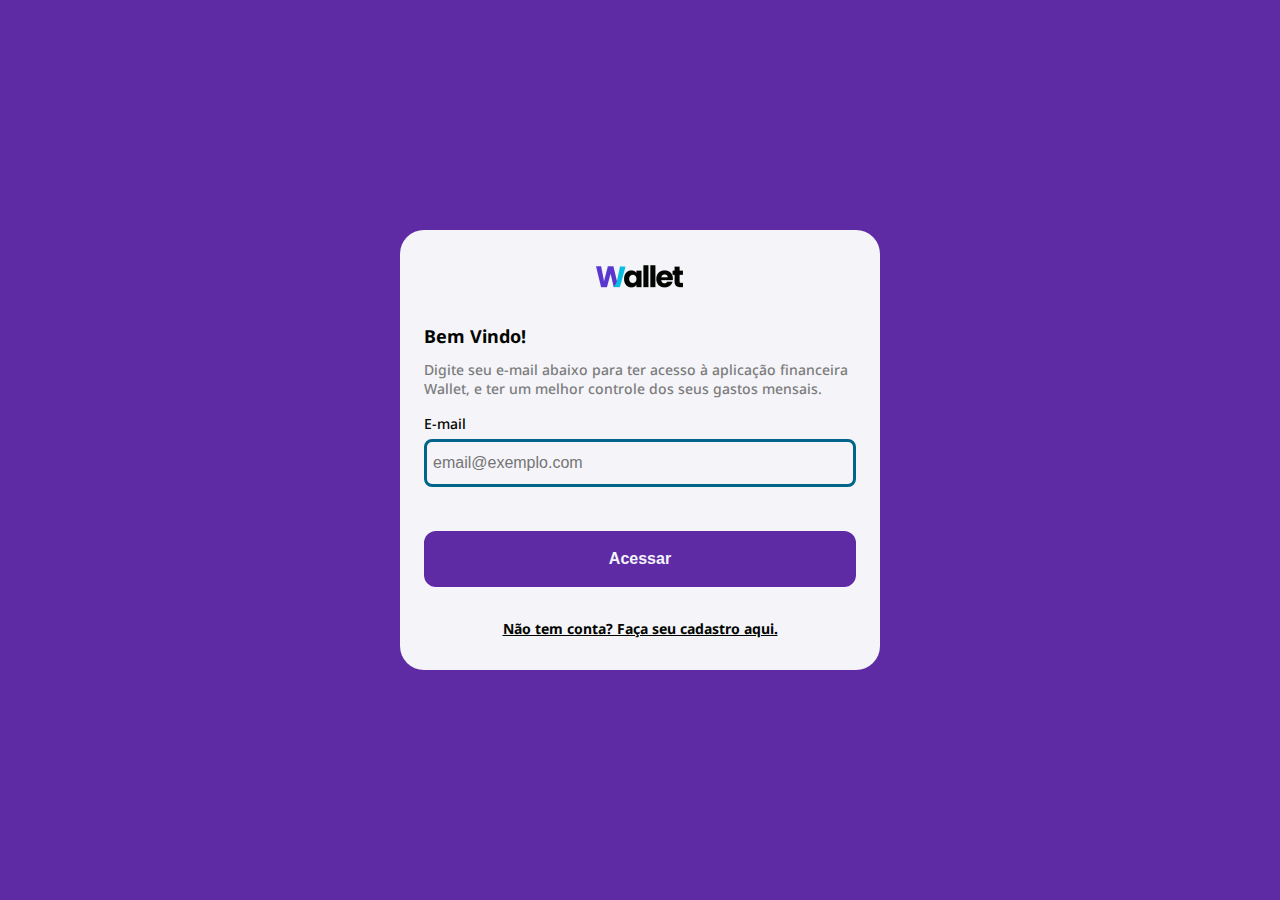
<file: index.html>
<!DOCTYPE html>
<html lang="pt-BR">
  <head>
    <meta charset="UTF-8" />
    <meta http-equiv="X-UA-Compatible" content="IE=edge" />
    <meta name="viewport" content="width=device-width, initial-scale=1.0">
    <title>Wallet App - Login</title>
    <link rel="stylesheet" href="styles.css" />
    <link rel="stylesheet" href="mobile.css" />
    <script src="index.js"></script>
  </head>
  <body>
    <div class="auth-container">
      <div class="auth-content">
        <div class="auth-content-container">
          <img class="logo" src="src/img/logo.png" alt="Logo da carteira" />
          <h3 class="full-width text-left mt larger">Bem Vindo!</h3>
          <p class="mt small">
            Digite seu e-mail abaixo para ter acesso à aplicação financeira
            Wallet, e ter um melhor controle dos seus gastos mensais.
          </p>
          <label class="mt" for="input-email">E-mail</label>
          <input
            class="mt smaller"
            placeholder="email@exemplo.com"
            type="email"
            name="input-email"
            id="input-email"
          />
          <button onclick="onClickLogin()" class="full-width mt larger">Acessar</button>
          <a class="mt larger" href="src/pages/register/index.html"
            >Não tem conta? Faça seu cadastro aqui.</a
          >
        </div>
      </div>
    </div>
  </body>
</html>
</file>
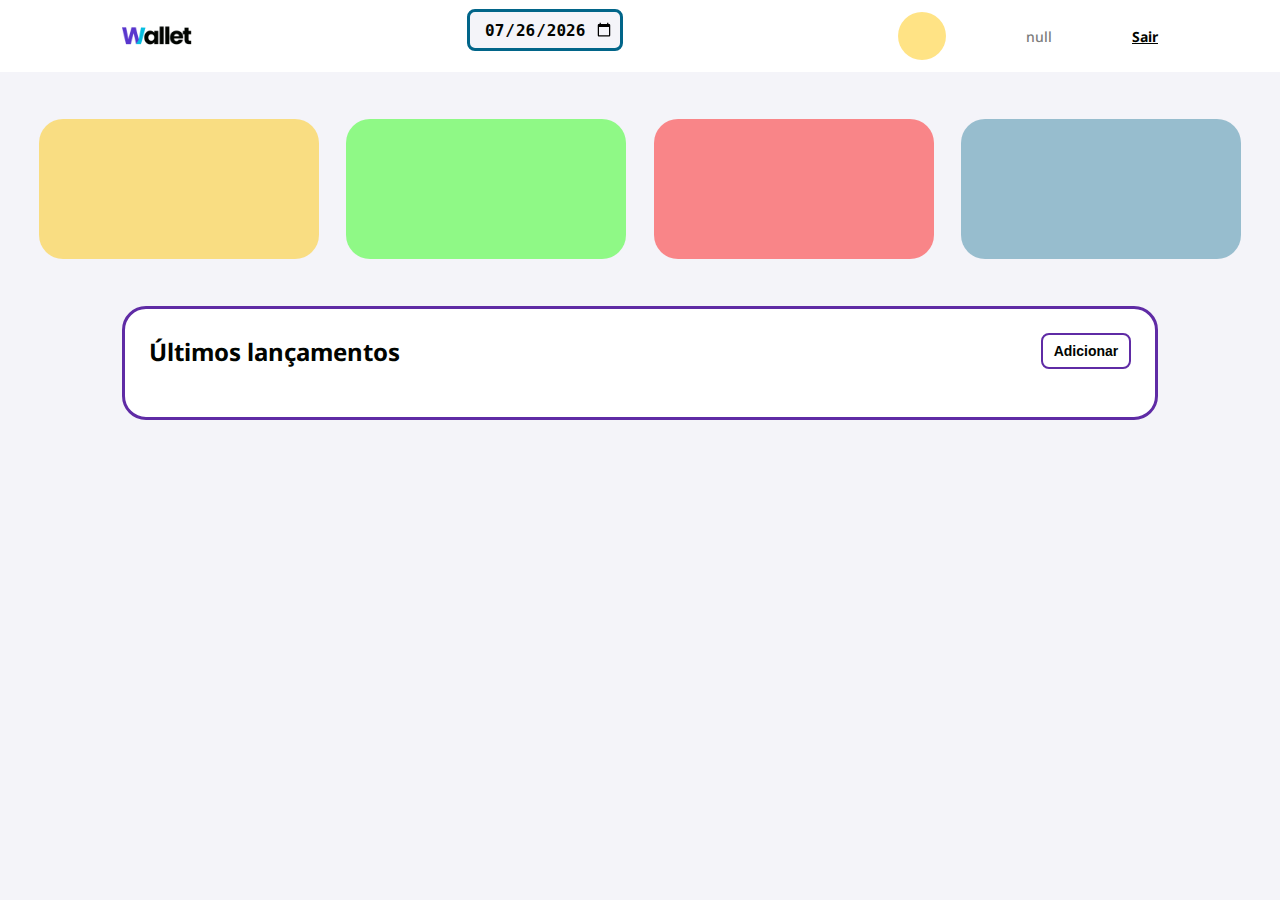
<file: src/pages/home/index.html>
<!DOCTYPE html>
<html lang="pt-BR">
  <head>
    <meta charset="UTF-8" />
    <meta http-equiv="X-UA-Compatible" content="IE=edge" />
    <meta name="viewport" content="width=device-width, initial-scale=1.0" />
    <title>Wallet App - Home</title>
    <link rel="stylesheet" href="../../../styles.css" />
    <link rel="stylesheet" href="styles.css" />
    <link rel="stylesheet" href="mobile.css" />
    <script src="index.js"></script>
  </head>
  <body>
    <div class="home-content-container">
      <div class="navbar">
        <img
          class="logo-navbar"
          src="../../img/logo.png"
          alt="Logo da carteira"
        />
        <div class="navbar-calendar-container">
          <input type="date" id="select-date" class="input-calendar" />
        </div>
        <div id="navbar-user-container" class="navbar-user-container">
          <div id="navbar-user-avatar" class="navbar-user-avatar"></div>
        </div>
      </div>
      <div class="finance-card-container">
        <div id="finance-card-1" class="finance-card"></div>
        <div id="finance-card-2" class="finance-card"></div>
        <div id="finance-card-3" class="finance-card"></div>
        <div id="finance-card-4" class="finance-card"></div>
      </div>
      <div class="table-container">
        <div class="table-content-container">
          <div class="table-content-header">
            <h2>Últimos lançamentos</h2>
            <button onclick="onOpenModal()" class="small">Adicionar</button>
          </div>
          <table id="finances-table"></table>
        </div>
      </div>
    </div>
    <div id="modal" class="modal-background">
      <div class="modal-content">
        <div class="modal-content-header">
          <h3>Adicionar lançamento</h3>
          <button onclick="onCloseModal()" class="small">Fechar</button>
        </div>
        <form id="form-finance-release" class="mt">
          <label class="mt large" for="input-title">Título</label>
          <input
            class="mt smaller"
            placeholder="Ex: Supermercado"
            type="text"
            name="input-title"
            id="input-title"
            required
          />
          <label class="mt" for="input-category">Categoria</label>
          <select
            class="mt smaller"
            name="input-category"
            id="input-category"
            required
          ></select>
          <label class="mt" for="input-value">Valor</label>
          <input
            class="mt smaller"
            placeholder="Despesas com valores negativos"
            type="number"
            step="any"
            name="input-value"
            id="input-value"
            required
          />
          <label class="mt" for="input-date">Data</label>
          <input
            class="mt smaller"
            type="date"
            name="input-date"
            id="input-date"
            required
          />
          <button type="submit" class="full-width mt larger">Adicionar</button>
        </form>
      </div>
    </div>
  </body>
</html>
</file>
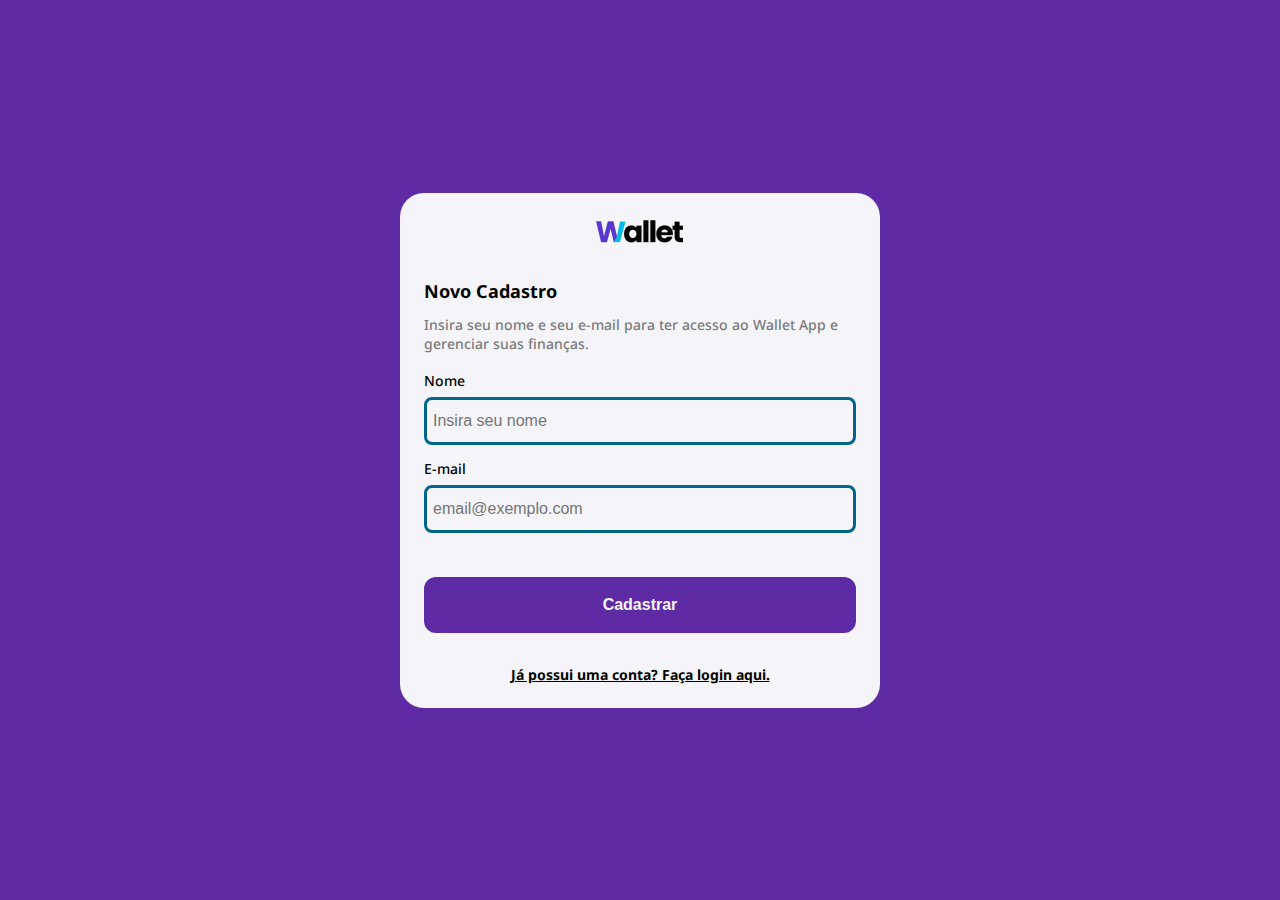
<file: src/pages/register/index.html>
<!DOCTYPE html>
<html lang="pt-BR">
  <head>
    <meta charset="UTF-8" />
    <meta http-equiv="X-UA-Compatible" content="IE=edge" />
    <meta name="viewport" content="width=device-width, initial-scale=1.0">
    <title>Wallet App - Register</title>
    <link rel="stylesheet" href="../../../styles.css" />
    <link rel="stylesheet" href="../../../mobile.css" />
    <script src="index.js"></script>
  </head>
  <body>
    <div class="auth-container">
      <div class="auth-content">
        <div class="auth-content-container">
          <img class="logo" src="../../img/logo.png" alt="Logo da carteira" />
          <h3 class="full-width text-left mt larger">Novo Cadastro</h3>
          <p class="mt small">
            Insira seu nome e seu e-mail para ter acesso ao Wallet App e
            gerenciar suas finanças.
          </p>
          <form id="form-register" class="mt">
            <label for="input-name">Nome</label>
            <input
              class="mt smaller"
              placeholder="Insira seu nome"
              type="text"
              name="input-name"
              id="input-name"
              required
            />
            <label class="mt" for="input-email">E-mail</label>
            <input
              class="mt smaller"
              placeholder="email@exemplo.com"
              type="email"
              name="input-email"
              id="input-email"
              required
            />
            <button type="submit" class="full-width mt larger">
              Cadastrar
            </button>
          </form>
          <a class="mt larger" href="../../../index.html"
            >Já possui uma conta? Faça login aqui.</a
          >
        </div>
      </div>
    </div>
  </body>
</html>
</file>
<file: styles.css>
@import url("https://fonts.googleapis.com/css2?family=Noto+Sans:ital,wght@0,100;0,200;0,300;0,400;0,500;0,600;0,700;0,800;0,900;1,100;1,200;1,300;1,400;1,500;1,600;1,700;1,800;1,900&display=swap");

body {
  padding: 0px;
  margin: 0px;
  font-family: "Noto Sans", sans-serif;
  color: #010400;
}

h1 {
  font-size: 40px;
  font-weight: bolder;
  padding: 0px;
  margin: 0px;
}

h2 {
  font-size: 24px;
  font-weight: bold;
  padding: 0px;
  margin: 0px;
}

h3 {
  font-size: 18px;
  font-weight: bold;
  padding: 0px;
  margin: 0px;
}

h4 {
  font-size: 16px;
  font-weight: 700;
  color: #7c7c7c;
  padding: 0px;
  margin: 0px;
}

p {
  font-size: 14px;
  font-weight: 500;
  color: #7c7c7c;
  padding: 0px;
  margin: 0px;
}

label {
  width: 100%;
  font-size: 14px;
  font-weight: 500;
}

a {
  font-size: 14px;
  font-weight: 700;
  text-decoration: underline;
  color: #010400;
}

button {
  background-color: #5f2ba5;
  height: 56px;
  width: 432px;
  border-radius: 12px;
  color: #f4f4f9;
  font-weight: bold;
  font-size: 16px;
  border-color: #5f2ba5;
  border-width: 2px;
  border-style: solid;
  cursor: pointer;
}

button.small {
  background-color: #ffffff;
  color: #010400;
  font-size: 14px;
  border-radius: 8px;
  width: 90px;
  height: 36px;
}

input {
  background-color: #f4f4f9;
  width: 100%;
  height: 48px;
  border-color: #016589;
  border-style: solid;
  border-width: 3px;
  border-radius: 8px;
  color: #010400;
  font-size: 16px;
  box-sizing: border-box;
  padding: 6px;
  margin-bottom: 12px;
}

select {
  background-color: #f4f4f9;
  width: 100%;
  height: 48px;
  border-color: #016589;
  border-style: solid;
  border-width: 3px;
  border-radius: 8px;
  color: #010400;
  font-size: 16px;
  box-sizing: border-box;
  padding: 6px;
}

.full-width {
  width: 100%;
}

.text-center {
  text-align: center;
}

.text-left {
  text-align: left;
}

.mt.smaller {
  margin-top: 6px;
}

.mt.small {
  margin-top: 12px;
}

.mt {
  margin-top: 16px;
}

.mt.large {
  margin-top: 24px;
}

.mt.larger {
  margin-top: 32px;
}

.logo {
  width: 88px;
  height: auto;
}

.auth-container {
  width: 100vw;
  height: 100vh;
  display: flex;
  align-items: center;
  justify-content: center;
  background-color: #5f2ba5;
}

.auth-content {
  display: flex;
  align-items: center;
  justify-content: center;
  width: 480px;
  height: auto;
  min-height: 440px;
  border-radius: 24px;
  background-color: #f4f4f9;
}

.auth-content-container {
  display: flex;
  flex-direction: column;
  align-items: center;
  justify-content: center;
  width: 100%;
  height: 100%;
  padding: 24px;
}
</file>
<file: mobile.css>
@media only screen and (max-device-width: 520px) {
  h3 {
    font-size: 24px;
    font-weight: bold;
  }

  p {
    font-size: 16px;
    font-weight: 500;
  }

  label {
    font-size: 16px;
  }

  input {
    height: 48px;
    font-size: 16px;
    margin-bottom: 0px;
  }

  button {
    height: 48px;
    border-radius: 12px;
    font-size: 16px;
    margin-top: 0px;
  }

  a {
    font-size: 14px;
  }

  .logo {
    width: 100px;
    height: auto;
  }

  .auth-content {
    width: 90%;
    height: auto;
  }

  .auth-content-container {
    width: 90%;
    height: 100%;
    padding: 24px;
  }
}
</file>
<file: src/pages/home/styles.css>
body {
  overflow-x: hidden;
}

.home-content-container {
  display: flex;
  flex-direction: column;
  align-items: flex-start;
  justify-content: flex-start;
  width: 100vw;
  height: auto;
  min-height: 100vh;
  background-color: #f4f4f9;
}

.navbar {
  display: flex;
  flex-direction: row;
  align-items: center;
  justify-content: space-between;
  height: 72px;
  width: 100vw;
  background-color: #ffffff;
  padding: 24px 122px;
  box-sizing: border-box;
}

.logo-navbar {
  height: 24px;
  width: auto;
}

.navbar-calendar-container {
  display: flex;
  flex-direction: row;
  align-items: center;
  justify-content: center;
  width: 260px;
}

.input-calendar {
  width: 156px;
  height: 42px;
  text-align: center;
  font-size: 16px;
  font-weight: bold;
}

.navbar-user-container {
  display: flex;
  flex-direction: row;
  width: 260px;
  height: 100%;
  align-items: center;
  justify-content: space-between;
}

.navbar-user-avatar {
  display: flex;
  align-items: center;
  justify-content: center;
  height: 48px;
  width: 48px;
  border-radius: 24px;
  background-color: #ffc4007a;
}

.finance-card-container {
  display: flex;
  width: 100%;
  flex-direction: row;
  align-items: center;
  justify-content: space-evenly;
  padding: 47px 12px;
  box-sizing: border-box;
}

.finance-card {
  display: flex;
  flex-direction: column;
  align-items: center;
  justify-content: center;
  width: 280px;
  height: 140px;
  border-radius: 24px;
  background-color: #ffffff;
}

#finance-card-1 {
  background-color: #ffc4007a;
}

#finance-card-2 {
  background-color: #1aff0076;
}

#finance-card-3 {
  background-color: #ff000074;
}

#finance-card-4 {
  background-color: #01658961;
}

.table-container {
  display: flex;
  width: 100%;
  flex-direction: column;
  align-items: flex-start;
  justify-content: flex-start;
  padding: 0px 122px;
  box-sizing: border-box;
  padding-bottom: 48px;
}

.table-content-container {
  display: flex;
  width: 100%;
  flex-direction: column;
  align-items: flex-start;
  justify-content: flex-start;
  background-color: #ffffff;
  border-radius: 24px;
  height: auto;
  padding: 24px;
  box-sizing: border-box;
  border-width: 3px;
  border-color: #5f2ba5;
  border-style: solid;
}

.table-content-header {
  display: flex;
  width: 100%;
  flex-direction: row;
  align-items: center;
  justify-content: space-between;
  padding-bottom: 24px;
  box-sizing: border-box;
}

table {
  width: 100%;
}

th {
  text-align: left;
  color: #7c7c7c;
}

tr {
  height: 32px;
}

th.right {
  text-align: right;
}

th.center {
  text-align: center;
}

td {
  color: #7c7c7c;
}

td.right {
  text-align: right;
}

td.center {
  text-align: center;
}

.modal-background {
  display: none;
  flex-direction: column;
  align-items: flex-end;
  width: 100vw;
  height: 100vh;
  position: fixed;
  top: 0;
  left: 0;
  bottom: 0;
  right: 0;
  background-color: rgba(1, 4, 0, 0.2);
}

.modal-content {
  height: 100%;
  width: 480px;
  background-color: #f4f4f9;
  padding: 16px;
  box-sizing: border-box;
}

.modal-content-header {
  display: flex;
  flex-direction: row;
  justify-content: space-between;
  align-items: center;
  width: 100%;
}

@media only screen and (max-width: 1150px) {
  .navbar {
    padding: 24px 48px;
  }

  .finance-card-container {
    display: grid;
    column-gap: 32px;
    row-gap: 32px;
    grid-template-columns: auto auto;
    grid-template-rows: auto auto;
    justify-content: space-around;
    align-content: center;
  }

  .table-container {
    padding: 0px 48px;
    padding-bottom: 48px;
  }
}

@media only screen and (max-width: 710px) {
  .table-content-container {
    padding: 12px;
  }
}

@media only screen and (max-width: 710px) {
  .table-container {
    padding: 32px;
  }
}

@media only screen and (max-width: 690px) {
  h3 {
    font-size: 20px;
  }

  h2 {
    font-size: 20px;
  }

  h1 {
    font-size: 24px;
  }

  th {
    font-size: 12px;
    text-align: center;
    max-width: 66px;
  }

  th.left {
    text-align: start;
  }

  td {
    font-size: 12px;
    max-width: 66px;
  }

  .navbar-calendar-container {
    width: 20%;
    height: auto;
  }

  .input-calendar {
    width: 100%;
    height: auto;
    font-size: 12px;
    margin: 0px;
    pad: 0px;
  }

  .finance-card {
    width: 230px;
    height: 140px;
  }

}
</file>
<file: src/pages/home/mobile.css>
@media only screen and (max-width: 520px) {
  h3 {
    font-size: 18px;
  }

  h2 {
    font-size: 20px;
  }

  h1 {
    font-size: 22px;
  }

  p {
    font-size: 16px;
  }

  a {
    font-size: 16px;
  }

  label {
    font-size: 16px;
  }

  input {
    height: 48px;
    font-size: 14px;
  }

  select {
    height: 48px;
    border-style: solid;
    font-size: 14px;
    padding: 6px;
    margin-bottom: 12px;
  }

  button {
    height: 48px;
    border-radius: 12px;
    font-size: 16px;
  }

  th {
    font-size: 12px;
    text-align: center;
    max-width: 66px;
  }

  th.left {
    text-align: start;
  }

  td {
    font-size: 12px;
    max-width: 66px;
  }

  .navbar {
    height: 80px;
    padding: 0px 8px;
  }

  .logo-navbar {
    width: 20%;
    height: auto;
  }

  .navbar-calendar-container {
    width: 30%;
    height: auto;
  }

  .input-calendar {
    width: 100%;
    height: auto;
    font-size: 12px;
    margin: 0px;
  }

  .navbar-user-container {
    display: flex;
    flex-direction: row;
    width: 30%;
    height: 100%;
    align-items: center;
    justify-content: space-between;
  }

  .navbar-user-container p {
    display: none;
  }

  .finance-card-container {
    display: flex;
    width: 100%;
    flex-direction: column;
    align-items: center;
    padding: 32px 10px;
    box-sizing: border-box;
  }

  .finance-card {
    width: 90%;
    height: auto;
    margin-bottom: 24px;
  }

  .table-container {
    padding: 0px 8px;
    box-sizing: border-box;
    padding-bottom: 48px;
  }

  .table-content-container {
    width: 100%;
    padding: 8px;
  }

  .table-content-header {
    padding-bottom: 12px;
  }

  .finances-table {
    display: flex;
    flex-direction: column;
    align-items: center;
    justify-content: space-between;
  }

  button.small {
    font-size: 14px;
    width: 92px;
    height: 30px;
    border-radius: 12px;
  }

  .modal-content {
    width: 80%;
  }

  
}
</file>
